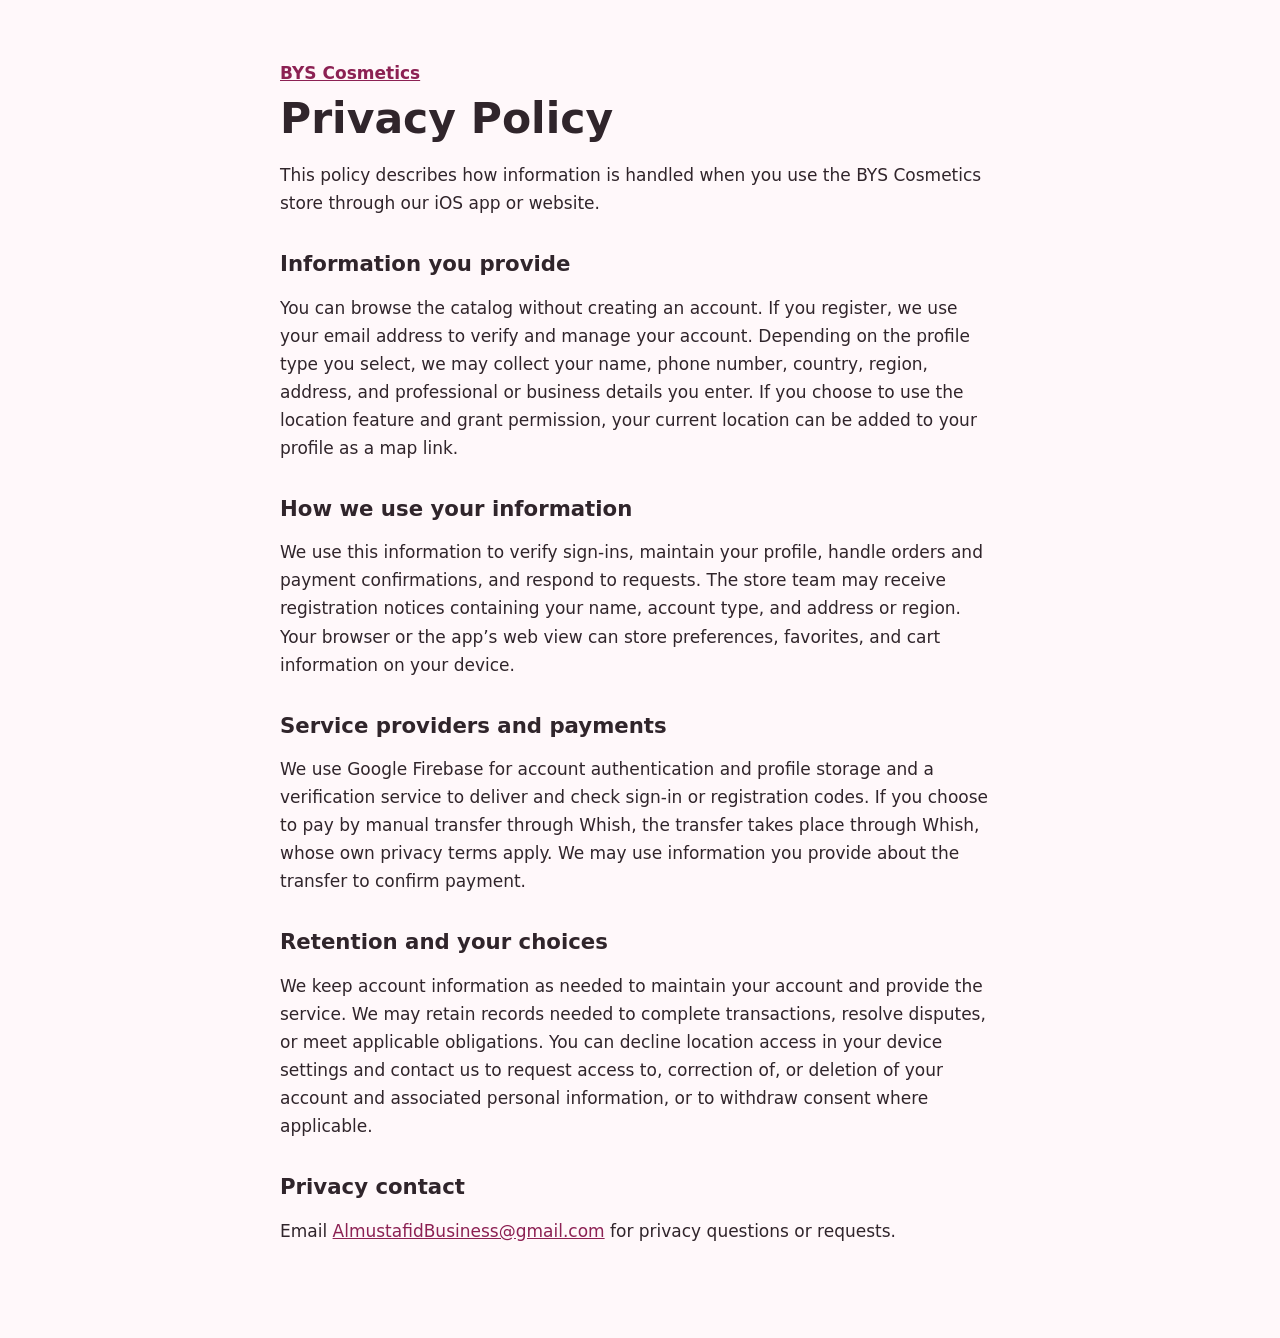
<file: privacy-policy.html>
<!doctype html>
<html lang="en">
<head>
<meta charset="utf-8">
<meta name="viewport" content="width=device-width, initial-scale=1">
<title>Privacy Policy | BYS Cosmetics</title>
<style>
:root{color-scheme:light;font:17px/1.65 system-ui,sans-serif;color:#30252b;background:#fff8fa}
main{max-width:720px;margin:auto;padding:3rem 1.4rem 4rem}
h1,h2{line-height:1.2}h1{font-size:2.5rem;margin:.35rem 0 1rem}h2{font-size:1.25rem;margin:2rem 0 .5rem}
.brand,a{color:#8c2153}a{overflow-wrap:anywhere}.brand{font-weight:700}
</style>
</head>
<body>
<main>
<header><a class="brand" href="./">BYS Cosmetics</a><h1>Privacy Policy</h1></header>
<p>This policy describes how information is handled when you use the BYS Cosmetics store through our iOS app or website.</p>
<h2>Information you provide</h2>
<p>You can browse the catalog without creating an account. If you register, we use your email address to verify and manage your account. Depending on the profile type you select, we may collect your name, phone number, country, region, address, and professional or business details you enter. If you choose to use the location feature and grant permission, your current location can be added to your profile as a map link.</p>
<h2>How we use your information</h2>
<p>We use this information to verify sign-ins, maintain your profile, handle orders and payment confirmations, and respond to requests. The store team may receive registration notices containing your name, account type, and address or region. Your browser or the app’s web view can store preferences, favorites, and cart information on your device.</p>
<h2>Service providers and payments</h2>
<p>We use Google Firebase for account authentication and profile storage and a verification service to deliver and check sign-in or registration codes. If you choose to pay by manual transfer through Whish, the transfer takes place through Whish, whose own privacy terms apply. We may use information you provide about the transfer to confirm payment.</p>
<h2>Retention and your choices</h2>
<p>We keep account information as needed to maintain your account and provide the service. We may retain records needed to complete transactions, resolve disputes, or meet applicable obligations. You can decline location access in your device settings and contact us to request access to, correction of, or deletion of your account and associated personal information, or to withdraw consent where applicable.</p>
<h2>Privacy contact</h2>
<p>Email <a href="mailto:AlmustafidBusiness@gmail.com">AlmustafidBusiness@gmail.com</a> for privacy questions or requests.</p>
</main>
</body>
</html>
</file>
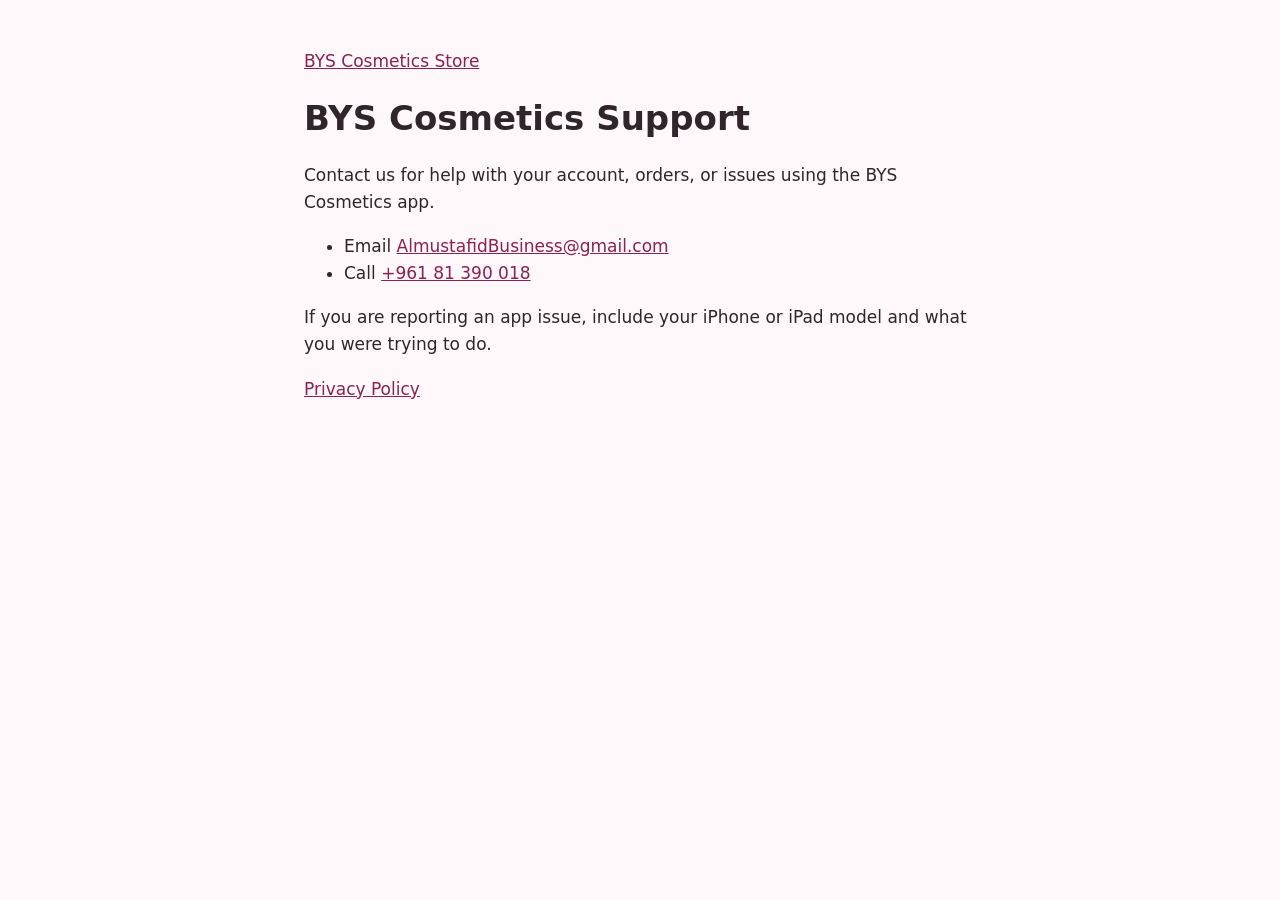
<file: support.html>
<!doctype html>
<html lang="en">
<head>
  <meta charset="utf-8">
  <meta name="viewport" content="width=device-width, initial-scale=1">
  <title>BYS Cosmetics Support</title>
  <style>
    body { font: 17px/1.6 system-ui, sans-serif; color: #30252b; background: #fff8fa; margin: 0; }
    main { max-width: 42rem; margin: auto; padding: 3rem 1.25rem; }
    a { color: #8c2153; overflow-wrap: anywhere; }
    h1 { line-height: 1.2; }
  </style>
</head>
<body>
  <main>
    <a href="./">BYS Cosmetics Store</a>
    <h1>BYS Cosmetics Support</h1>
    <p>Contact us for help with your account, orders, or issues using the BYS Cosmetics app.</p>
    <ul>
      <li>Email <a href="mailto:AlmustafidBusiness@gmail.com">AlmustafidBusiness@gmail.com</a></li>
      <li>Call <a href="tel:+96181390018">+961 81 390 018</a></li>
    </ul>
    <p>If you are reporting an app issue, include your iPhone or iPad model and what you were trying to do.</p>
    <p><a href="privacy-policy.html">Privacy Policy</a></p>
  </main>
</body>
</html>
</file>
